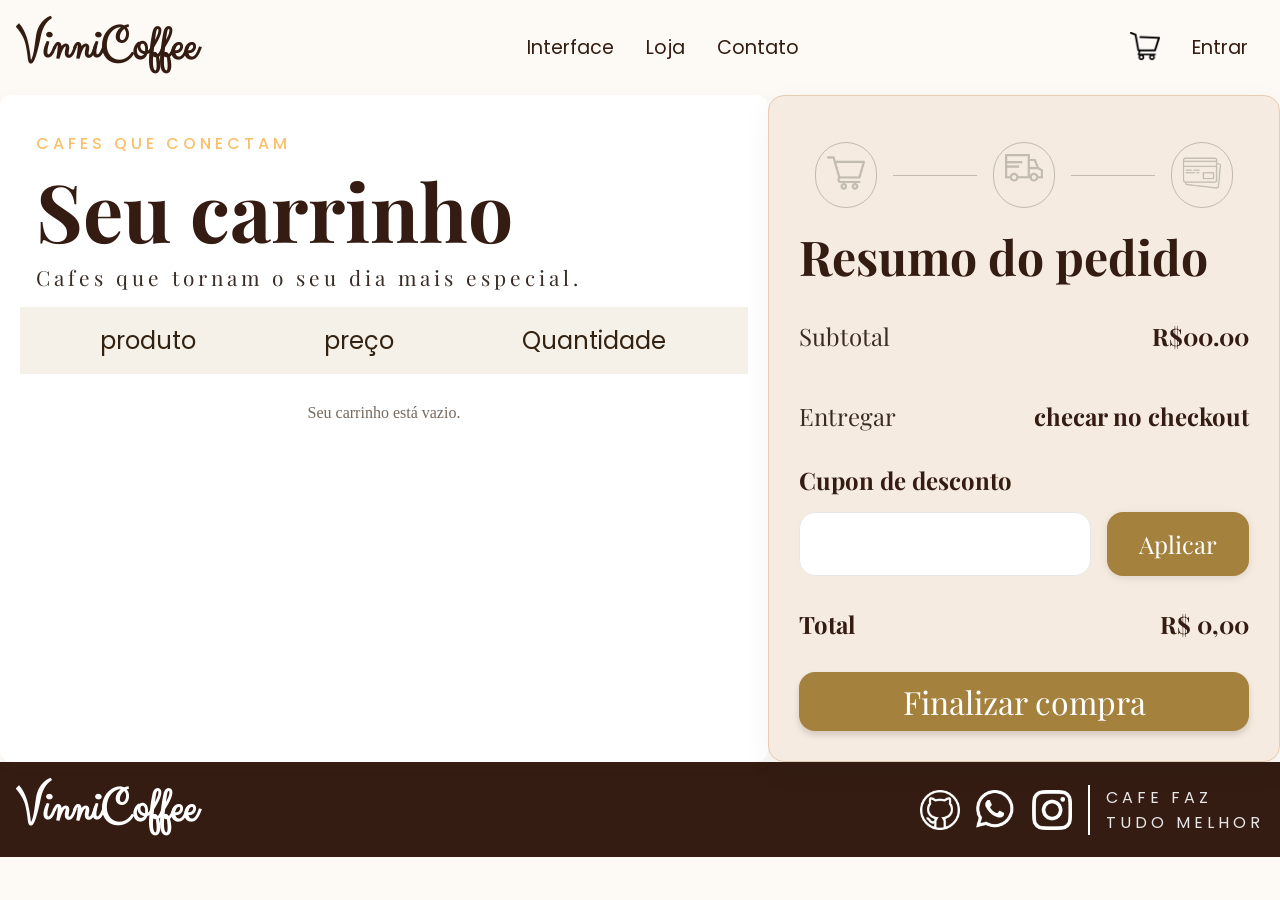
<file: carrinho/carrinho.html>
<!doctype html>
<html lang="pt-br">
  <head>
    <meta charset="UTF-8" />
    <meta name="viewport" content="width=device-width, initial-scale=1.0" />
    <title>Carrinho | VinniCoffee</title>
 <link rel="icon" href="../img/logo2.png" type="image/png" />
    <link rel="stylesheet" href="../carrinho/carrinho.css" />
    <link rel="preconnect" href="https://fonts.googleapis.com" />
    <link rel="preconnect" href="https://fonts.gstatic.com" crossorigin />
    <link
      href="https://fonts.googleapis.com/css2?family=Clicker+Script&family=Playfair+Display:ital,wght@0,400..900;1,400..900&family=Poppins:ital,wght@0,100;0,200;0,300;0,400;0,500;0,600;0,700;0,800;0,900;1,100;1,200;1,300;1,400;1,500;1,600;1,700;1,800;1,900&display=swap"
      rel="stylesheet"
    />
  </head>
  <body>
    <header>
      <div><h1 class="logo">VinniCoffee</h1></div>
      <div class="meio">
        <a href="../interface/interface.html">Interface</a><a href="../cartalago/catalago.html">Loja</a><a href="#footer">Contato</a>
      </div>
      <div class="fim">
        <a href="../carrinho/carrinho.html"><img src="../img/carrinho.png" alt="" /></a
        ><a class="entrar" href="../login/login.html">Entrar</a>
      </div>
    </header>
    <main>
      <div class="direita">
        <section class="primeira">
          <p>cafes que conectam</p>
          <h1>Seu carrinho</h1>
          <h2>Cafes que tornam o seu dia mais especial.</h2>
        </section>
        <section class="segunda">
          <h2>produto</h2>
          <div class="segun">
            <h2>preço</h2>
            <h2>Quantidade</h2>
            <h2>Total</h2>
          </div>
        </section>

      </div>
      <div class="esquerda">
       <div class="carros"><div></div><div class="carro"><img src="../img/carrinho-de-compras.png" alt=""></div><div></div> <hr> <div class="carro"><img src="../img/camiao.png" alt=""></div><hr><div class="carro" ><img src="../img/cartao-de-credito.png" alt=""></div></div>
       <h1>Resumo do pedido</h1>
       <div class="flex10"><p>Subtotal</p> <h2>R$00.00</h2></div>
       <div class="flex10"><p>Entregar</p> <h2>checar no checkout</h2></div>
       <h2>Cupon de desconto</h2>
       <div class="flex"><input type="text"><button class="aplica">Aplicar</button></div>
<div class="flex10">
    <h2>Total</h2>
    <h2 id="total-carrinho">R$ 0,00</h2>
</div>       <button class="finaliza" id="finalizarPedido" type="button">Finalizar compra</button>
      </div>
    </main>
    <footer id="footer">
      <div>
        <h1 class="logo">VinniCoffee</h1>
      </div>
      <div>
        <div class="flex5">
          <div class="flex4">
            <img src="../img/github.png" alt="" /><img
              src="../img/whatsapp.png"
              alt=""
            /><img src="../img/instagram.png" alt="" />
          </div>
          <hr />
          <h2>
            CAFE FAZ <br />
            TUDO MELHOR
          </h2>
        </div>
      </div>
    </footer>
    <script src="../carrinho/script.js"></script>
  </body>
</html>
</file>
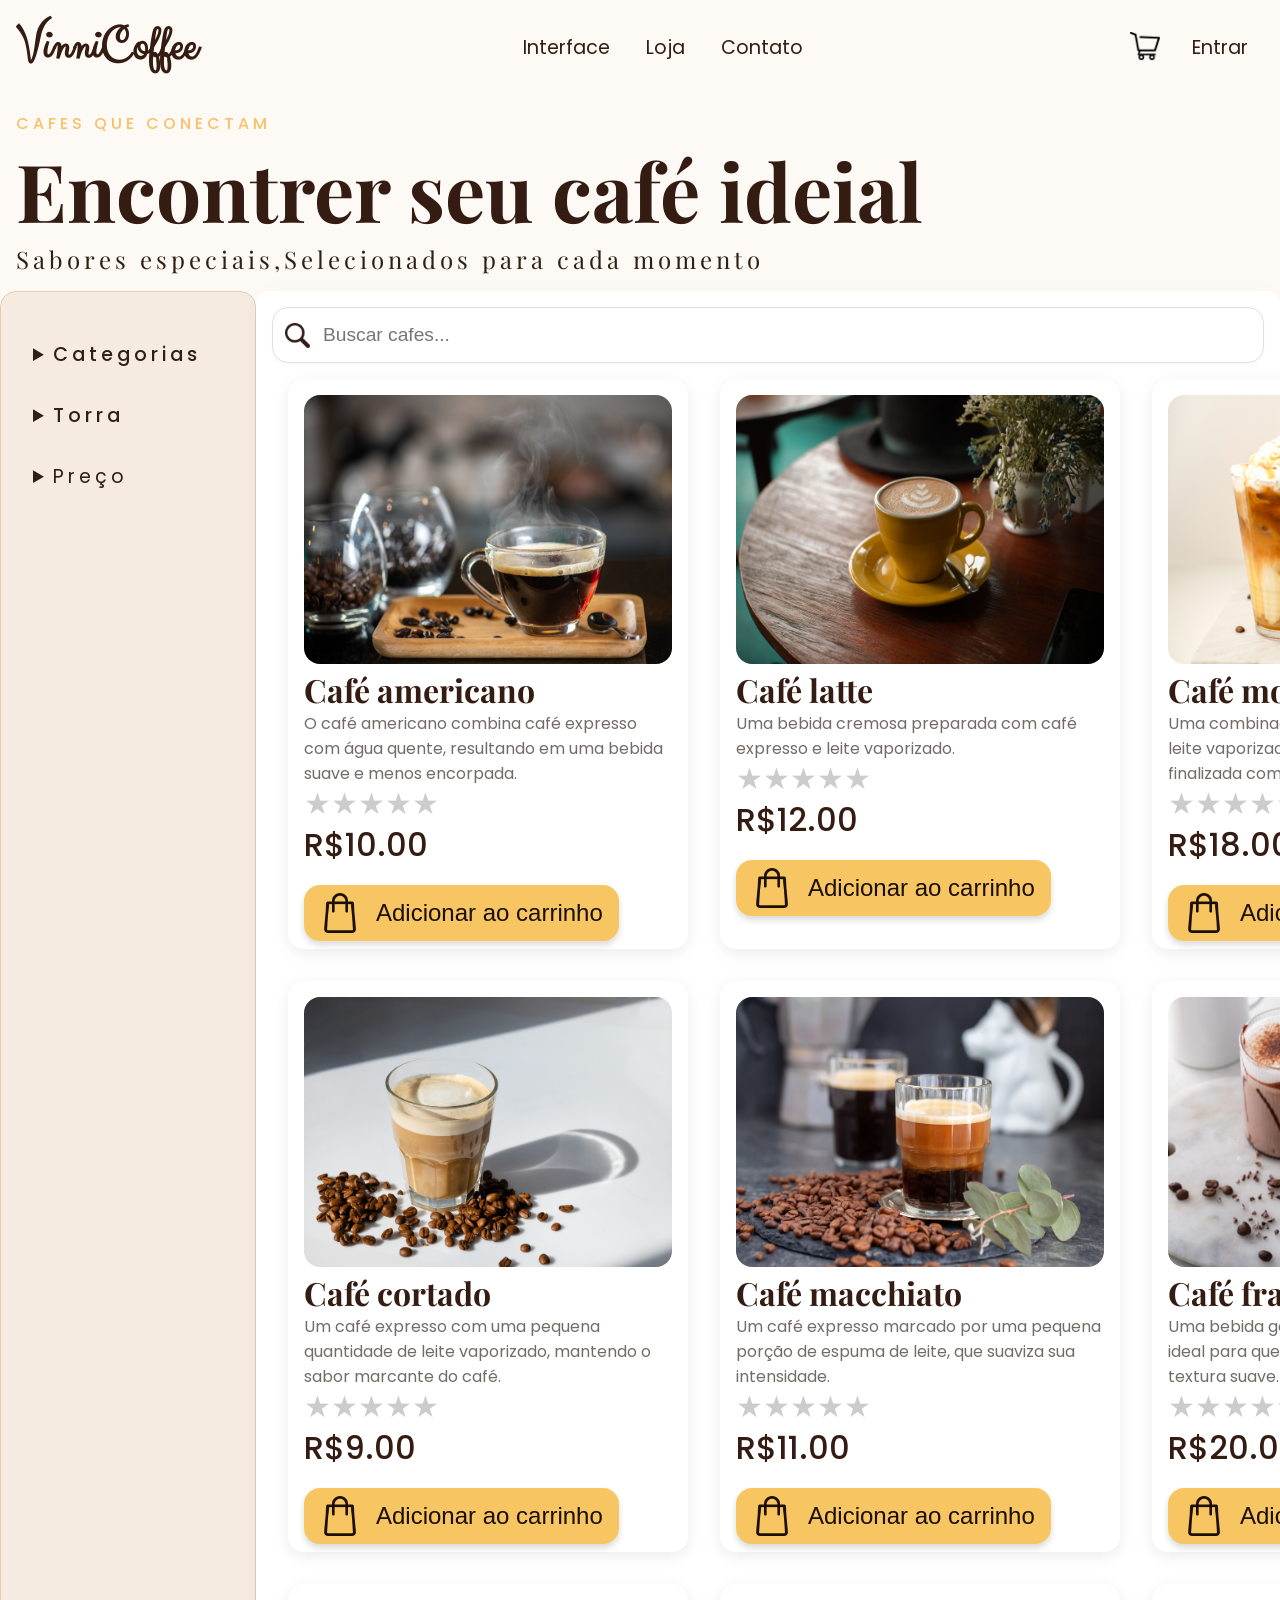
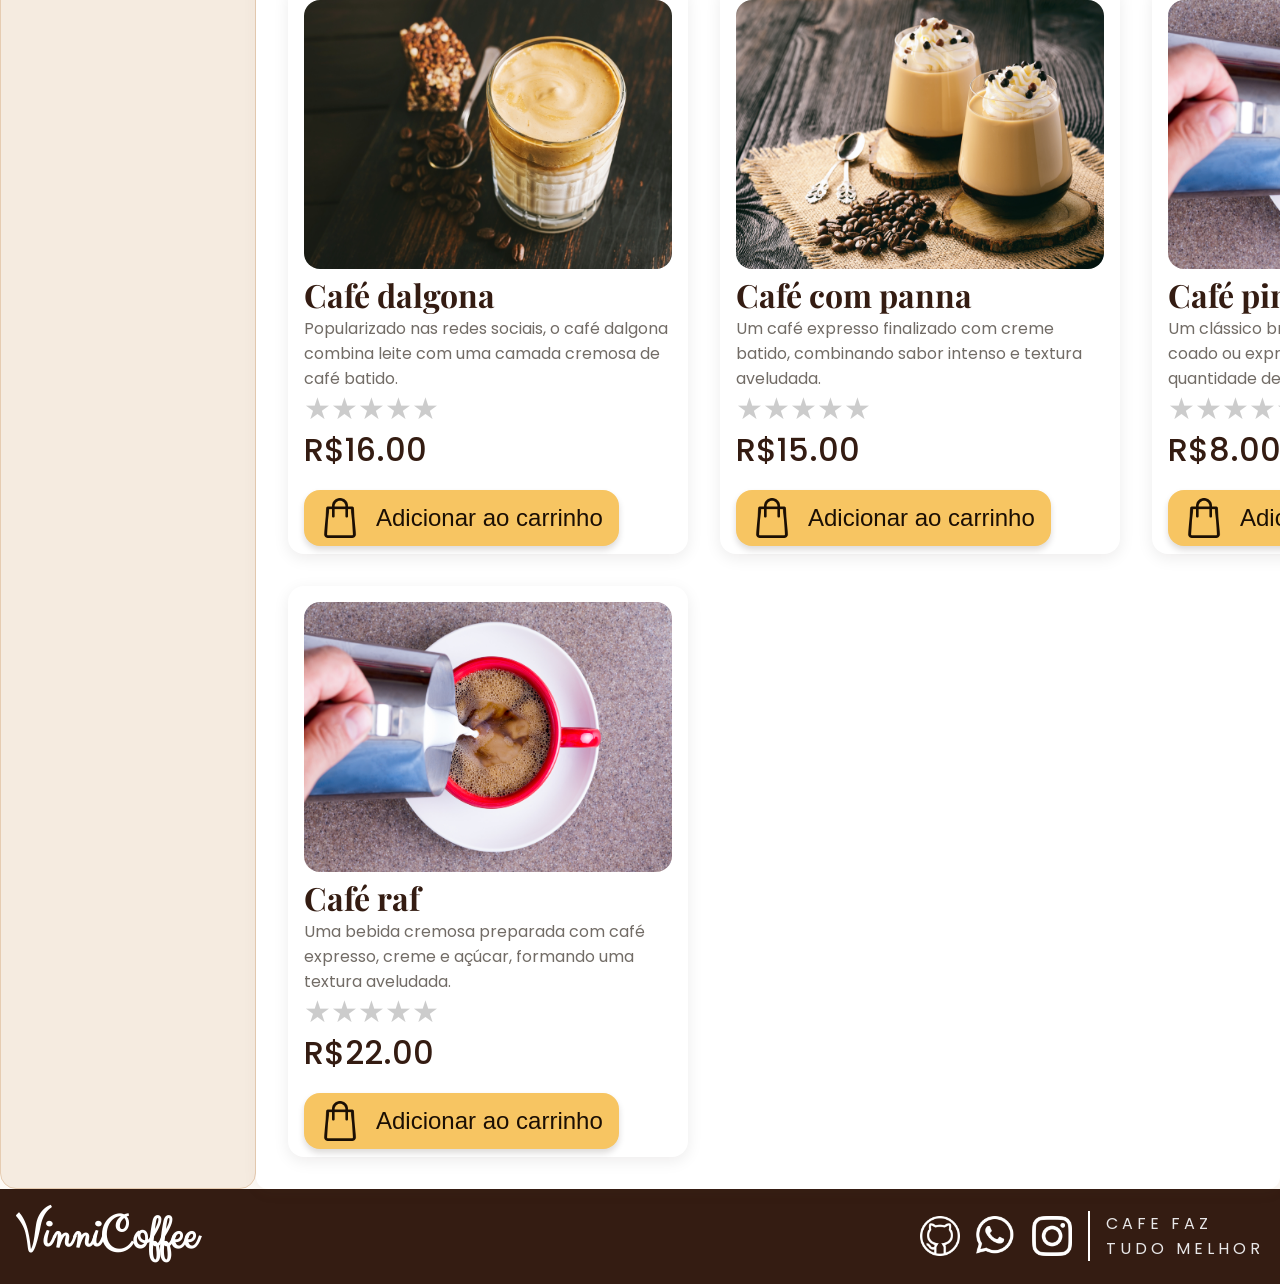
<file: cartalago/catalago.html>
<!doctype html>
<html lang="pt-br">
<head>
    <meta charset="UTF-8" />
    <meta name="viewport" content="width=device-width, initial-scale=1.0" />
    <title>Catálogo | VinniCoffee</title>

 <link rel="icon" href="../img/logo2.png" type="image/png" />
    <link rel="stylesheet" href="../cartalago/catalago.css" />

    <link rel="preconnect" href="https://fonts.googleapis.com" />
    <link rel="preconnect" href="https://fonts.gstatic.com" crossorigin />

    <link
        href="https://fonts.googleapis.com/css2?family=Clicker+Script&family=Playfair+Display:ital,wght@0,400..900;1,400..900&family=Poppins:ital,wght@0,100;0,200;0,300;0,400;0,500;0,600;0,700;0,800;0,900;1,100;1,200;1,300;1,400;1,500;1,600;1,700;1,800;1,900&display=swap"
        rel="stylesheet"
    />
</head>

<body>
    <header>
        <div>
            <h1 class="logo">VinniCoffee</h1>
        </div>

        <div class="meio">
            <a href="../interface/interface.html">Interface</a>
            <a href="../cartalago/catalago.html">Loja</a>
            <a href="#footer">Contato</a>
        </div>

        <div class="fim">
            <a href="../carrinho/carrinho.html">
                <img src="../img/carrinho.png" alt="">
            </a>

            <a class="entrar" href="../login/login.html">Entrar</a>
        </div>
    </header>

    <main>
        <section class="primeira">
            <p>cafes que conectam</p>
            <h1>Encontrer seu café ideial</h1>
            <h2>Sabores especiais,Selecionados para cada momento</h2>
        </section>

        <section class="segunda">
            <div class="esquerda">

                <!-- FILTRO DE CATEGORIAS -->
                <details class="topico">
                    <summary>Categorias</summary>

                    <div>
                        <label class="checkbox-container">
                            <input
                                type="checkbox"
                                data-filtro="categoria"
                                value="moidos"
                            />
                            <span class="custom-checkbox"></span>
                            <span class="lembre">Cafés moidos</span>
                        </label>
                    </div>

                    <div>
                        <label class="checkbox-container">
                            <input
                                type="checkbox"
                                data-filtro="categoria"
                                value="graos"
                            />
                            <span class="custom-checkbox"></span>
                            <span class="lembre">Cafés Grãos</span>
                        </label>
                    </div>

                    <div>
                        <label class="checkbox-container">
                            <input
                                type="checkbox"
                                data-filtro="categoria"
                                value="bebidas"
                            />
                            <span class="custom-checkbox"></span>
                            <span class="lembre">Bebidas</span>
                        </label>
                    </div>
                </details>

                <!-- FILTRO DE TORRA -->
                <details class="topico">
                    <summary>Torra</summary>

                    <div>
                        <label class="checkbox-container">
                            <input
                                type="checkbox"
                                data-filtro="torra"
                                value="clara"
                            />
                            <span class="custom-checkbox"></span>
                            <span class="lembre">Clara</span>
                        </label>
                    </div>

                    <div>
                        <label class="checkbox-container">
                            <input
                                type="checkbox"
                                data-filtro="torra"
                                value="media"
                            />
                            <span class="custom-checkbox"></span>
                            <span class="lembre">Media</span>
                        </label>
                    </div>

                    <div>
                        <label class="checkbox-container">
                            <input
                                type="checkbox"
                                data-filtro="torra"
                                value="escura"
                            />
                            <span class="custom-checkbox"></span>
                            <span class="lembre">Escura</span>
                        </label>
                    </div>
                </details>

                <!-- FILTRO DE PREÇO -->
                <details>
                    <summary class="topico">Preço</summary>

                    <div class="filtro-preco">
                        <label for="preco">Preço Máximo:</label>

                        <input
                            type="range"
                            id="preco"
                            name="preco"
                            min="0"
                            max="100"
                            value="50"
                            step="1"
                        />

                        <div class="valor-exibido">
                            R$ <span id="valor-atual">50</span>,00
                        </div>
                    </div>
                </details>

            </div>

            <div class="direita">

                <!-- CAMPO DE BUSCA -->
                <input
                    type="text"
                    id="busca"
                    placeholder="Buscar cafes..."
                />

                <div class="produtos">

                    <!-- PRODUTO 1 -->
                    <div
                        class="produto"
                        data-id="1"
                        data-categoria="moidos"
                        data-torra="media"
                        data-preco="10"
                    >
                        <img src="../img/1.jpg" alt="Café" />

                         <h1>Café americano</h1>
        <p>
            O café americano combina café expresso com água quente,
            resultando em uma bebida suave e menos encorpada.
        </p>

                        <div class="avaliacao-estrelas">
                            <input type="radio" id="estrela-5-1" name="nota-1" value="5">
                            <label for="estrela-5-1" title="Excelente">★</label>

                            <input type="radio" id="estrela-4-1" name="nota-1" value="4">
                            <label for="estrela-4-1" title="Muito bom">★</label>

                            <input type="radio" id="estrela-3-1" name="nota-1" value="3">
                            <label for="estrela-3-1" title="Bom">★</label>

                            <input type="radio" id="estrela-2-1" name="nota-1" value="2">
                            <label for="estrela-2-1" title="Regular">★</label>

                            <input type="radio" id="estrela-1-1" name="nota-1" value="1">
                            <label for="estrela-1-1" title="Ruim">★</label>
                        </div>

                        <h2>R$10.00</h2>

                        <button type="button"class="adicionar-carrinho">
                            <img src="../img/sacola-de-compras.png" alt="">
                            Adicionar ao carrinho
                        </button>
                    </div>

                    <!-- PRODUTO 2 -->
                    <div
                        class="produto"
                        data-id="2"
                        data-categoria="graos"
                        data-torra="clara"
                        data-preco="12"
                    >
                        <img src="../img/2.jpg" alt="Café" />

                       <h1>Café latte</h1>
        <p>
            Uma bebida cremosa preparada com café expresso
            e leite vaporizado.
        </p>

                        <div class="avaliacao-estrelas">
                            <input type="radio" id="estrela-5-2" name="nota-2" value="5">
                            <label for="estrela-5-2" title="Excelente">★</label>

                            <input type="radio" id="estrela-4-2" name="nota-2" value="4">
                            <label for="estrela-4-2" title="Muito bom">★</label>

                            <input type="radio" id="estrela-3-2" name="nota-2" value="3">
                            <label for="estrela-3-2" title="Bom">★</label>

                            <input type="radio" id="estrela-2-2" name="nota-2" value="2">
                            <label for="estrela-2-2" title="Regular">★</label>

                            <input type="radio" id="estrela-1-2" name="nota-2" value="1">
                            <label for="estrela-1-2" title="Ruim">★</label>
                        </div>

                        <h2>R$12.00</h2>

                        <button type="button"class="adicionar-carrinho">
                            <img src="../img/sacola-de-compras.png" alt="">
                            Adicionar ao carrinho
                        </button>
                    </div>

                    <!-- PRODUTO 3 -->
                    <div
                        class="produto"
                        data-id="3"
                        data-categoria="bebidas"
                        data-torra="media"
                        data-preco="18"
                    >
                        <img src="../img/3.jpg" alt="Bebida" />

                       <h1>Café mocha</h1>
        <p>
            Uma combinação deliciosa de café expresso, leite vaporizado
            e chocolate, geralmente finalizada com chantilly.
        </p>

                        <div class="avaliacao-estrelas">
                            <input type="radio" id="estrela-5-3" name="nota-3" value="5">
                            <label for="estrela-5-3" title="Excelente">★</label>

                            <input type="radio" id="estrela-4-3" name="nota-3" value="4">
                            <label for="estrela-4-3" title="Muito bom">★</label>

                            <input type="radio" id="estrela-3-3" name="nota-3" value="3">
                            <label for="estrela-3-3" title="Bom">★</label>

                            <input type="radio" id="estrela-2-3" name="nota-3" value="2">
                            <label for="estrela-2-3" title="Regular">★</label>

                            <input type="radio" id="estrela-1-3" name="nota-3" value="1">
                            <label for="estrela-1-3" title="Ruim">★</label>
                        </div>

                        <h2>R$18.00</h2>

                        <button type="button"class="adicionar-carrinho">
                            <img src="../img/sacola-de-compras.png" alt="">
                            Adicionar ao carrinho
                        </button>
                    </div>

                    <!-- PRODUTO 4 -->
                    <div
                        class="produto"
                        data-id="4"
                        data-categoria="moidos"
                        data-torra="escura"
                        data-preco="9"
                    >
                        <img src="../img/4.jpg" alt="Café" />

                         <h1>Café cortado</h1>
        <p>
            Um café expresso com uma pequena quantidade de leite
            vaporizado, mantendo o sabor marcante do café.
        </p>

                        <div class="avaliacao-estrelas">
                            <input type="radio" id="estrela-5-4" name="nota-4" value="5">
                            <label for="estrela-5-4" title="Excelente">★</label>

                            <input type="radio" id="estrela-4-4" name="nota-4" value="4">
                            <label for="estrela-4-4" title="Muito bom">★</label>

                            <input type="radio" id="estrela-3-4" name="nota-4" value="3">
                            <label for="estrela-3-4" title="Bom">★</label>

                            <input type="radio" id="estrela-2-4" name="nota-4" value="2">
                            <label for="estrela-2-4" title="Regular">★</label>

                            <input type="radio" id="estrela-1-4" name="nota-4" value="1">
                            <label for="estrela-1-4" title="Ruim">★</label>
                        </div>

                        <h2>R$9.00</h2>

                        <button type="button"class="adicionar-carrinho">
                            <img src="../img/sacola-de-compras.png" alt="">
                            Adicionar ao carrinho
                        </button>
                    </div>

                    <!-- PRODUTO 5 -->
                    <div
                        class="produto"
                        data-id="5"
                        data-categoria="graos"
                        data-torra="escura"
                        data-preco="11"
                    >
                        <img src="../img/5.jpg" alt="Café" />

                        <h1>Café macchiato</h1>
        <p>
            Um café expresso marcado por uma pequena porção de
            espuma de leite, que suaviza sua intensidade.
        </p>

                        <div class="avaliacao-estrelas">
                            <input type="radio" id="estrela-5-5" name="nota-5" value="5">
                            <label for="estrela-5-5" title="Excelente">★</label>

                            <input type="radio" id="estrela-4-5" name="nota-5" value="4">
                            <label for="estrela-4-5" title="Muito bom">★</label>

                            <input type="radio" id="estrela-3-5" name="nota-5" value="3">
                            <label for="estrela-3-5" title="Bom">★</label>

                            <input type="radio" id="estrela-2-5" name="nota-5" value="2">
                            <label for="estrela-2-5" title="Regular">★</label>

                            <input type="radio" id="estrela-1-5" name="nota-5" value="1">
                            <label for="estrela-1-5" title="Ruim">★</label>
                        </div>

                        <h2>R$11.00</h2>

                        <button type="button"class="adicionar-carrinho">
                            <img src="../img/sacola-de-compras.png" alt="">
                            Adicionar ao carrinho
                        </button>
                    </div>

                    <!-- PRODUTO 6 -->
                    <div
                        class="produto"
                        data-id="6"
                        data-categoria="bebidas"
                        data-torra="clara"
                        data-preco="20"
                    >
                        <img src="../img/6.jpg" alt="Bebida" />

                       <h1>Café frappé</h1>
        <p>
            Uma bebida gelada, cremosa e refrescante, ideal para
            quem gosta de café com uma textura suave.
        </p>

                        <div class="avaliacao-estrelas">
                            <input type="radio" id="estrela-5-6" name="nota-6" value="5">
                            <label for="estrela-5-6" title="Excelente">★</label>

                            <input type="radio" id="estrela-4-6" name="nota-6" value="4">
                            <label for="estrela-4-6" title="Muito bom">★</label>

                            <input type="radio" id="estrela-3-6" name="nota-6" value="3">
                            <label for="estrela-3-6" title="Bom">★</label>

                            <input type="radio" id="estrela-2-6" name="nota-6" value="2">
                            <label for="estrela-2-6" title="Regular">★</label>

                            <input type="radio" id="estrela-1-6" name="nota-6" value="1">
                            <label for="estrela-1-6" title="Ruim">★</label>
                        </div>

                        <h2>R$20.00</h2>

                        <button type="button"class="adicionar-carrinho">
                            <img src="../img/sacola-de-compras.png" alt="">
                            Adicionar ao carrinho
                        </button>
                    </div>
                     <div
                        class="produto"
                        data-id="7"
                        data-categoria="bebidas"
                        data-torra="media"
                        data-preco="16"
                    >
                        <img src="../img/7.jpg" alt="Bebida" />

             <h1>Café dalgona</h1>
        <p>
            Popularizado nas redes sociais, o café dalgona combina
            leite com uma camada cremosa de café batido.
        </p>

                        <div class="avaliacao-estrelas">
                            <input type="radio" id="estrela-5-6" name="nota-6" value="5">
                            <label for="estrela-5-6" title="Excelente">★</label>

                            <input type="radio" id="estrela-4-6" name="nota-6" value="4">
                            <label for="estrela-4-6" title="Muito bom">★</label>

                            <input type="radio" id="estrela-3-6" name="nota-6" value="3">
                            <label for="estrela-3-6" title="Bom">★</label>

                            <input type="radio" id="estrela-2-6" name="nota-6" value="2">
                            <label for="estrela-2-6" title="Regular">★</label>

                            <input type="radio" id="estrela-1-6" name="nota-6" value="1">
                            <label for="estrela-1-6" title="Ruim">★</label>
                        </div>

                        <h2>R$16.00</h2>

                        <button type="button"class="adicionar-carrinho">
                            <img src="../img/sacola-de-compras.png" alt="">
                            Adicionar ao carrinho
                        </button>
                    </div>
                     <div
                        class="produto"
                        data-id="8"
                        data-categoria="bebidas"
                        data-torra="clara"
                        data-preco="15"
                    >
                        <img src="../img/8.jpg" alt="Bebida" />
 <h1>Café com panna</h1>
        <p>
            Um café expresso finalizado com creme batido,
            combinando sabor intenso e textura aveludada.
        </p>

                        <div class="avaliacao-estrelas">
                            <input type="radio" id="estrela-5-6" name="nota-6" value="5">
                            <label for="estrela-5-6" title="Excelente">★</label>

                            <input type="radio" id="estrela-4-6" name="nota-6" value="4">
                            <label for="estrela-4-6" title="Muito bom">★</label>

                            <input type="radio" id="estrela-3-6" name="nota-6" value="3">
                            <label for="estrela-3-6" title="Bom">★</label>

                            <input type="radio" id="estrela-2-6" name="nota-6" value="2">
                            <label for="estrela-2-6" title="Regular">★</label>

                            <input type="radio" id="estrela-1-6" name="nota-6" value="1">
                            <label for="estrela-1-6" title="Ruim">★</label>
                        </div>

                        <h2>R$15.00</h2>

                        <button type="button"class="adicionar-carrinho">
                            <img src="../img/sacola-de-compras.png" alt="">
                            Adicionar ao carrinho
                        </button>
                    </div>
                     <div
                        class="produto"
                        data-id="9"
                        data-categoria="bebidas"
                        data-torra="escura"
                        data-preco="8"
                    >
                        <img src="../img/9.jpg" alt="Bebida" />

                        <h1>Café pingado</h1>
        <p>
            Um clássico brasileiro que combina café coado
            ou expresso com uma pequena quantidade de leite.
        </p>

                        <div class="avaliacao-estrelas">
                            <input type="radio" id="estrela-5-6" name="nota-6" value="5">
                            <label for="estrela-5-6" title="Excelente">★</label>

                            <input type="radio" id="estrela-4-6" name="nota-6" value="4">
                            <label for="estrela-4-6" title="Muito bom">★</label>

                            <input type="radio" id="estrela-3-6" name="nota-6" value="3">
                            <label for="estrela-3-6" title="Bom">★</label>

                            <input type="radio" id="estrela-2-6" name="nota-6" value="2">
                            <label for="estrela-2-6" title="Regular">★</label>

                            <input type="radio" id="estrela-1-6" name="nota-6" value="1">
                            <label for="estrela-1-6" title="Ruim">★</label>
                        </div>

                        <h2>R$8.00</h2>

                        <button type="button"class="adicionar-carrinho">
                            <img src="../img/sacola-de-compras.png" alt="">
                            Adicionar ao carrinho
                        </button>
                    </div>
                    <div
                        class="produto"
                        data-id="10"
                        data-categoria="bebidas"
                        data-torra="clara"
                        data-preco="22"
                    >
                        <img src="../img/9.jpg" alt="Bebida" />

                       <h1>Café raf</h1>
        <p>
            Uma bebida cremosa preparada com café expresso,
            creme e açúcar, formando uma textura aveludada.
        </p>

                        <div class="avaliacao-estrelas">
                            <input type="radio" id="estrela-5-6" name="nota-6" value="5">
                            <label for="estrela-5-6" title="Excelente">★</label>

                            <input type="radio" id="estrela-4-6" name="nota-6" value="4">
                            <label for="estrela-4-6" title="Muito bom">★</label>

                            <input type="radio" id="estrela-3-6" name="nota-6" value="3">
                            <label for="estrela-3-6" title="Bom">★</label>

                            <input type="radio" id="estrela-2-6" name="nota-6" value="2">
                            <label for="estrela-2-6" title="Regular">★</label>

                            <input type="radio" id="estrela-1-6" name="nota-6" value="1">
                            <label for="estrela-1-6" title="Ruim">★</label>
                        </div>

                        <h2>R$22.00</h2>

                        <button type="button"class="adicionar-carrinho">
                            <img src="../img/sacola-de-compras.png" alt="">
                            Adicionar ao carrinho
                        </button>
                    </div>

                </div>
            </div>
        </section>
    </main>

    <footer id="footer">
        <div>
            <h1 class="logo">VinniCoffee</h1>
        </div>

        <div>
            <div class="flex5">
                <div class="flex4">
                    <img src="../img/github.png" alt="">
                    <img src="../img/whatsapp.png" alt="">
                    <img src="../img/instagram.png" alt="">
                </div>

                <hr />

                <h2>
                    CAFE FAZ <br />
                    TUDO MELHOR
                </h2>
            </div>
        </div>
    </footer>

    <script src="../cartalago/catalogo.js"></script>
</body>
</html>
</file>
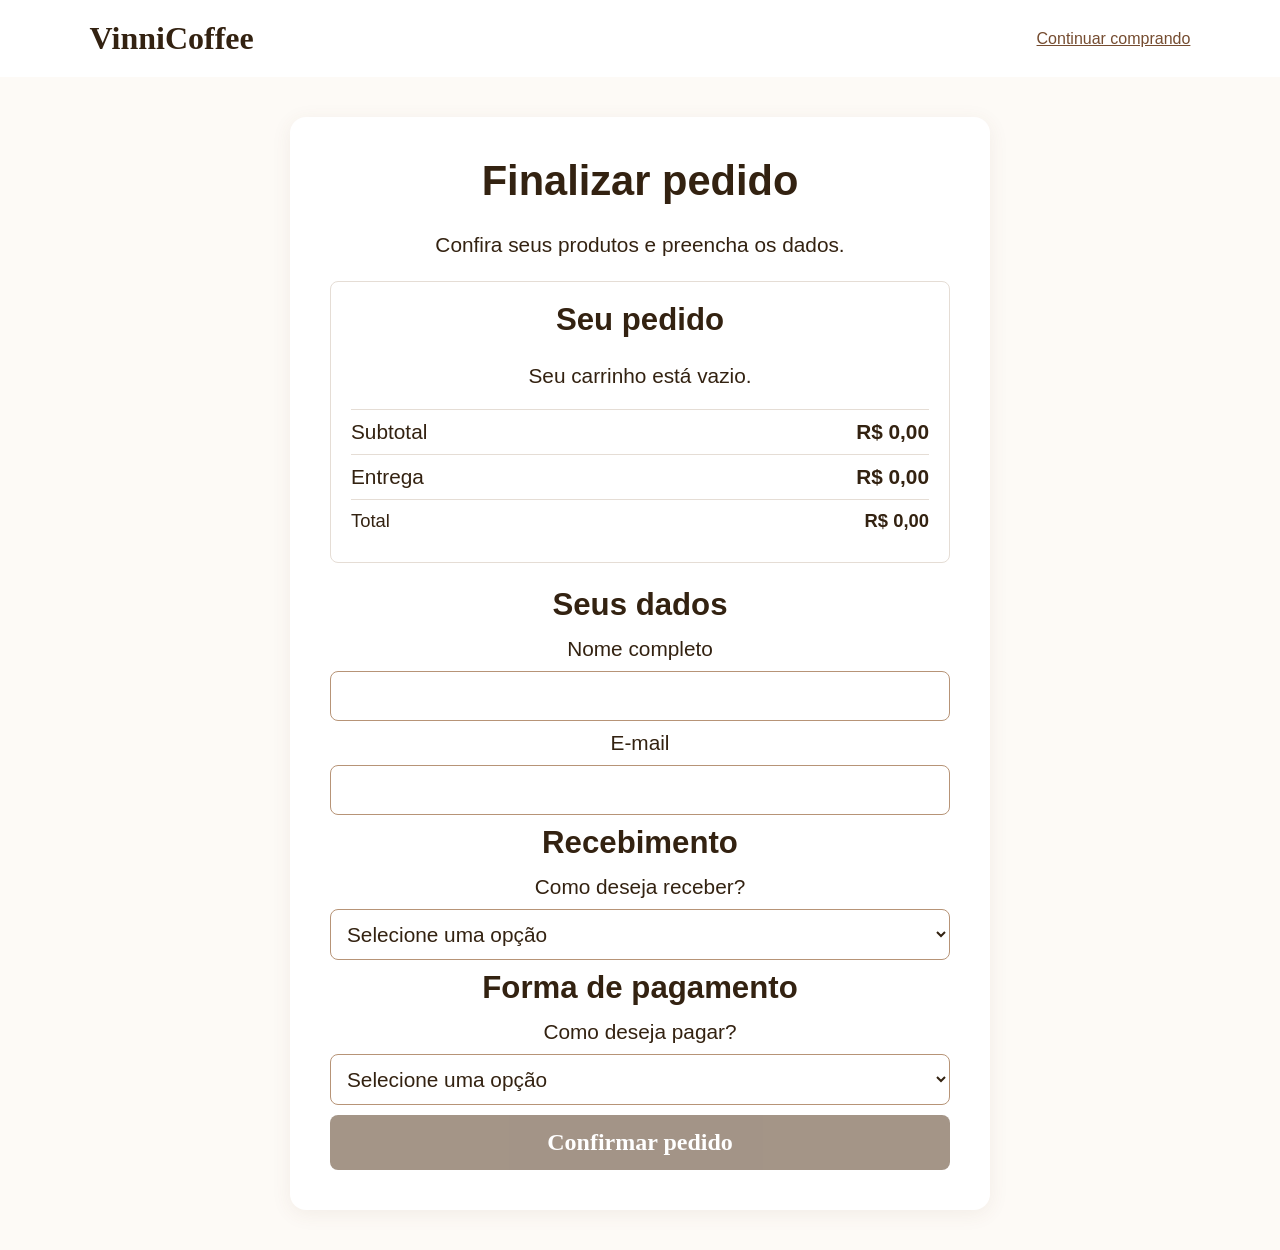
<file: checkout/checkout.html>
<!doctype html>
<html lang="pt-br">
<head>
    <meta charset="UTF-8">
    <meta name="viewport" content="width=device-width, initial-scale=1.0">
    <title>Finalizar pedido | VinniCoffee</title>
 <link rel="icon" href="../img/logo2.png" type="image/png" />
    <link rel="stylesheet" href="./checkout.css">
</head>
<body>
    <header>
        <h1 class="logo">VinniCoffee</h1>
        <a href="../cartalago/catalago.html">Continuar comprando</a>
    </header>

    <main class="checkout" id="checkout-conteudo">
        <h1>Finalizar pedido</h1>
        <p>Confira seus produtos e preencha os dados.</p>

        <section class="resumo">
            <h2>Seu pedido</h2>
            <div id="resumo-produtos"></div>

            <div class="linha">
                <span>Subtotal</span>
                <strong id="subtotal">R$ 0,00</strong>
            </div>

            <div class="linha">
                <span>Entrega</span>
                <strong id="frete">R$ 0,00</strong>
            </div>

            <div class="linha total">
                <span>Total</span>
                <strong id="total">R$ 0,00</strong>
            </div>
        </section>

        <form id="form-checkout">
            <h2>Seus dados</h2>

            <label for="nome">Nome completo</label>
            <input type="text" id="nome" name="nome" required>

            <label for="email">E-mail</label>
            <input type="email" id="email" name="email" required>

            <h2>Recebimento</h2>

            <label for="tipoEntrega">Como deseja receber?</label>
            <select id="tipoEntrega" name="tipoEntrega" required>
                <option value="">Selecione uma opção</option>
                <option value="retirada">Retirar no local — grátis</option>
                <option value="entrega">Receber em casa</option>
            </select>

            <div id="campo-endereco" hidden>
                <label for="endereco">Endereço de entrega</label>
                <input
                    type="text"
                    id="endereco"
                    name="endereco"
                    placeholder="Rua, número, bairro e cidade"
                >
            </div>

            <h2>Forma de pagamento</h2>

            <label for="pagamento">Como deseja pagar?</label>
            <select id="pagamento" name="pagamento" required>
                <option value="">Selecione uma opção</option>
                <option value="pix">Pix</option>
                <option value="cartao">Cartão no recebimento</option>
                <option value="dinheiro">Dinheiro no recebimento</option>
            </select>

            <button type="submit" id="confirmar-pedido">
                Confirmar pedido
            </button>
        </form>
    </main>

    <script src="./checkout.js"></script>
</body>
</html>
</file>
<file: carrinho/carrinho.css>
* {
  box-sizing: border-box;
  margin: 0;
  padding: 0;
}
html {
  scroll-behavior: smooth;
}

header {
  display: flex;
  padding: 1rem;
  width: 100%;
  color: #341c12;
  justify-content: space-between;
  align-items: center;
}

.logo {
  font-family: "Clicker Script", cursive;
  font-size: 3rem;
  font-weight: 700;
}
.meio {
  gap: 1rem;
  a {
    display: inline-block;
    margin: 0 1rem;
    font-family: "poppins";
    text-decoration: none;
    font-size: 1.2rem;
    color: #341c12;
    transition: all 0.3s ease;
  }
  a:hover {
    transform: translateY(-5px) scale(1.1);
  }
}
.fim {
    display: inline-flex;
    align-items: center;
    gap: 1rem;
    justify-content: center;
    img{
      cursor: pointer;
        width: 30px;
      
        transition: all 0.3s ease;
    }
    img:hover{
        transform: translateY(-5px) scale(1.1);
    }
}
.entrar {
  display: inline-block;
  margin: 0 1rem;
  font-size: 1.2rem;
  font-family: "poppins";
  text-decoration: none;
  color: #341c12;
  transition: all 0.3s ease;
}
.entrar:hover {
    transform: translateY(-5px) scale(1.1);
  }

.primeira {
  padding: 1rem;
  p {
    text-transform: uppercase;
    font-family: "poppins";
    font-weight: 500;
    letter-spacing: 4px;
    color: #f9c06a;
  }
  h1 {
    color: #341c12;
    font-family: "Playfair Display";
    font-size: 5rem;
  }
  h2 {
    font-family: "Playfair Display";
    font-weight: 400;
    font-size: 1.3rem;
    letter-spacing: 4px;
    color: #392b25;
  }
}
main {
    display: flex;
}

   body{
      background-color: #fdfaf6; /* Tom off-white/creme caloroso */
    color: #332211; /* Garante que os textos fiquem em um marrom bem escuro, quase preto */
   }

.direita{
    width: 60%;
        background-color: #ffffff; /* Mantém os produtos no branco para dar contraste */
    border-radius: 12px;
    padding: 20px;
    box-shadow: 0 4px 15px rgba(111, 78, 55, 0.05); /* Sombra bem leve com tom de café */
} 
.segunda {
    padding: 1rem;
    display: flex;
    font-family: "poppins";
    font-size: 1rem;
    
    background-color: #f5f1e9;
    justify-content: space-between;
    h2{
        font-weight: 400;
        margin: 0rem 4rem;
    }
}
.segun {
    display: flex;
  
}

.seletor-quantidade {
  display: inline-flex;
  align-items: center;
  justify-content: center;
  width: 30%;
  height: 30%;
  background-color: #f5f5f5; /* Fundo cinza claro para o conjunto */
  border-radius: 50px; /* Deixa o container arredondado */
  padding: 4px;
  border: 1px solid #e0e0e0;
}

.seletor-quantidade button {
  width: 32px;
  height: 32px;
  background-color: #ffffff;
  color: #1b0f04; /* O marrom escuro da sua marca */
  border: none;
  border-radius: 50%; /* Botões perfeitamente redondos */
  font-size: 1.2rem;
  font-weight: bold;
  cursor: pointer;
  display: flex;
  align-items: center;
  justify-content: center;
  transition: background 0.2s ease;
  box-shadow: 0 2px 4px rgba(0, 0, 0, 0.05); /* Sombra bem leve */
}

/* Efeito ao passar o mouse nos botões de + e - */
.seletor-quantidade button:hover {
  background-color: #f7c562; /* Fica amarelo igual ao seu botão principal */
}

/* Estilização do número no meio */
.seletor-quantidade input[type="number"] {
  width: 40px;
  text-align: center;
  background: none;
  border: none;
  font-size: 1.1rem;
  font-weight: bold;
  color: #1b0f04;
  outline: none;
  /* Esconde as setinhas padrão do navegador */
  -moz-appearance: textfield;
}

.seletor-quantidade input::-webkit-outer-spin-button,
.seletor-quantidade input::-webkit-inner-spin-button {
  -webkit-appearance: none;
  margin: 0;
}



.produto {
    padding: 1rem;
    display: flex;
    margin: 1rem auto;
    justify-content: space-between;
    img {
        border-radius: 1rem;
    }
    h1{
        color: #341c12;
        font-family: "Playfair Display";

    }
    p{
        color: #392b25;
        font-family: "poppins";
        font-size: 1.1rem;

    }
}
.flex {
    display: flex;
    gap: 1rem;

}
.lixo {
    height: 20%;
    background: none;
    display: inline-block;
    border: none;
    transition: all 0.3s ease;
    img{
        width: 40px;
        display: inline-block;
         transition: all 0.3s ease;
    }
}
.lixo:hover img {
    transform: scale(1.1) translateY(-5px);
}
.flex2 {
    width: 50%;
    gap: 5rem;
    display: flex;
 
}
.carros {
    display: flex;
    justify-content: space-around;
    align-items: center;

    hr{
        width: 100%;
        height: 1px;
        background-color: #c1bbb1;
        border: none;
       color: #a5813e;
    }
}
.carro { margin: 1rem; border-radius: 2rem; border: 1px solid #c1bbb1;
    img {
   
        width: 60px;
       
        padding: 0.7rem; 
       
    }
}
.flex10 {
    display: flex;
    justify-content: space-between;
    align-items: center;
    margin: 1rem auto;
  p{
    font-size: 2rem;
     color: #392b25;
    font-family: "Playfair Display";
    font-size: 1.5rem;
  }
  h2{
      color: #341c12;
      font-size: 1.5rem;
    font-family: "Playfair Display";
  }
}
.aplica {
    padding: 1rem 2rem;
    font-size: 1.5rem;
    background-color: #a5813e;
    border: none;
    color: white;
    box-shadow: 0 2px 8px rgba(0, 0, 0, 0.1);
     font-family: "Playfair Display";
     border-radius: 1rem;
     transition: all 0.3s ease;
}
.aplica:hover {
        transform: scale(1.05) translateY(-5px);
        background-color: #7e6435;
    }
.esquerda {
    width: 40%;
    border-radius: 1rem;
     box-shadow: 0 10px 30px rgba(27, 15, 4, 0.05); 
    padding: 3rem;
    background-color: #f5ebe0; /* Um bege ligeiramente mais escuro que o fundo */
    border: 1px solid #e6ccb2; /* Borda sutil para dar acabamento */
    border-radius: 16px;
    padding: 30px;
    gap: 2rem;
    input{
        width:80%;
        border-radius: 1rem;
         font-size: 1.5rem;
          border: #e8e7e8 solid 1px;
        padding: 0.5rem 1rem;
    }
 h2{
      color: #341c12;
     margin: 1rem 0;
    font-family: "Playfair Display";
  }
    h1{
    color: #341c12;
    font-family: "Playfair Display";
    font-size: 3rem;
  }
    }
    .finaliza{
        width: 100%;
        padding: 0.5rem ;
         font-family: "Playfair Display";
         background-color: #a5813e;
         border-radius: 1rem;
         border: none;
         color: white;
         box-shadow: 0 4px 6px rgba(27, 15, 4, 0.15);
        font-size: 2rem;
        transition: all 0.3s ease;
    }
    .finaliza:hover {
        transform: scale(1.05) translateY(-5px);
        background-color: #7e6435;
        box-shadow: 0 8px 16px rgba(27, 15, 4, 0.25);
    }

footer {
  display: flex;
  padding: 1rem;
  background-color: #341c12;
  width: 100%;
  color: white;
  justify-content: space-between;
  align-items: center;
}
.flex4 {
  display: flex;
  gap: 1rem;
  img {
    height: 40px;
    transition: all 0.3s ease;
  }
  img:hover {
    transform: translateY(-5px) scale(1.1);
  }
}
.flex5 {
  gap: 1rem;
  display: flex;
  align-items: center;
  h2 {
    color: #e8e7e8;
    font-family: "poppins";
    letter-spacing: 4px;
    font-weight: 400;
    font-size: 1rem;
  }
  hr {
    width: 2px;
    height: 50px;
    border: none;
    background-color: white;
    margin: 0;
    flex-shrink: 0;
  }
}

/* Produtos carregados dinamicamente no carrinho */
.direita > .produto {
    display: flex;
    align-items: center;
    justify-content: space-between;
    gap: 24px;
    width: 100%;
    box-sizing: border-box;
    padding: 20px 0;
    border-bottom: 1px solid #ded6ce;
}

/* Imagem e informações do produto */
.direita > .produto > .flex {
    display: flex;
    align-items: center;
    gap: 16px;
    flex: 1;
    min-width: 0;
}

.direita > .produto > .flex > img {
    width: 100px;
    height: 100px;
    object-fit: cover;
    border-radius: 8px;
    flex-shrink: 0;
}

.direita > .produto > .flex > div {
    min-width: 0;
}

.direita > .produto > .flex h1 {
    margin: 5px 0;
}

.direita > .produto > .flex p {
    margin: 5px 0;
    overflow-wrap: anywhere;
}

/* Preço, quantidade e total */
.direita > .produto > .flex2 {
    display: flex;
    align-items: center;
    justify-content: space-between;
    gap: 20px;
}

.direita > .produto > .flex2 > h1 {
    margin: 0;
    white-space: nowrap;
}

/* Seletor de quantidade */
.seletor-quantidade {
    display: flex;
    align-items: center;
    justify-content: center;
    gap: 10px;
    flex-shrink: 0;
}

.seletor-quantidade button {
    display: flex;
    align-items: center;
    justify-content: center;
    width: 32px;
    height: 32px;
    border: 1px solid #c8b8a8;
    border-radius: 6px;
    background: transparent;
    color: inherit;
    font-size: 20px;
    cursor: pointer;
}

.seletor-quantidade input {
    width: 35px;
    padding: 5px 0;
    border: none;
    background: transparent;
    color: inherit;
    font: inherit;
    text-align: center;
}

/* Total individual e botão de remover */
.direita > .produto > .flex2 > .flex {
    display: flex;
    align-items: center;
    gap: 12px;
}

.direita > .produto > .flex2 > .flex h1 {
    margin: 0;
    white-space: nowrap;
}

button.lixo {
    display: flex;
    align-items: center;
    justify-content: center;
    border: none;
    background: transparent;
    cursor: pointer;
}

button.lixo img {
    width: 22px;
    height: 22px;
    object-fit: contain;
}

/* Mensagem para carrinho vazio */
.carrinho-vazio {
    padding: 30px 0;
    text-align: center;
    color: #76685c;
    font-size: 16px;
}

/* Adaptação para telas menores */
@media (max-width: 800px) {
    .direita > .produto {
        flex-direction: column;
        align-items: stretch;
        gap: 20px;
    }

    .direita > .produto > .flex2 {
        flex-wrap: wrap;
        gap: 15px;
    }

    .direita > .produto > .flex2 > .flex {
        margin-left: auto;
    }
}

@media (max-width: 480px) {
    .direita > .produto > .flex > img {
        width: 75px;
        height: 75px;
    }

    .direita > .produto > .flex2 {
        justify-content: space-between;
        gap: 12px;
    }

    .direita > .produto > .flex2 > h1 {
        font-size: 16px;
    }

    .seletor-quantidade {
        gap: 5px;
    }

    .seletor-quantidade button {
        width: 28px;
        height: 28px;
    }
}
</file>
<file: cartalago/catalago.css>
* {
  box-sizing: border-box;
  margin: 0;
  padding: 0;
}
html {
  scroll-behavior: smooth;
}
body{
   background-color: #fdfaf6; /* Tom off-white/creme caloroso */
    color: #332211; /* Garante que os textos fiquem em um marrom bem escuro, quase preto */
}
header {
  display: flex;
  padding: 1rem;
  width: 100%;
  color: #341c12;
  justify-content: space-between;
  align-items: center;
}

.logo {
  font-family: "Clicker Script", cursive;
  font-size: 3rem;
  font-weight: 700;
}
.meio {
  gap: 1rem;
  a {
    display: inline-block;
    margin: 0 1rem;
    font-family: "poppins";
    text-decoration: none;
    font-size: 1.2rem;
    color: #341c12;
    transition: all 0.3s ease;
  }
  a:hover {
    transform: translateY(-5px) scale(1.1);
  }
}
.fim {
    display: inline-flex;
    align-items: center;
    gap: 1rem;
    justify-content: center;
    img{
      cursor: pointer;
        width: 30px;
      
        transition: all 0.3s ease;
    }
    img:hover{
        transform: translateY(-5px) scale(1.1);
    }
}
.entrar {
  display: inline-block;
  margin: 0 1rem;
  font-size: 1.2rem;
  font-family: "poppins";
  text-decoration: none;
  color: #341c12;
  transition: all 0.3s ease;
}
.entrar:hover {
    transform: translateY(-5px) scale(1.1);
  }

.primeira {
  padding: 1rem;
  p {
    text-transform: uppercase;
    font-family: "poppins";
    font-weight: 500;
    letter-spacing: 4px;
    color: #f9c06a;
  }
  h1 {
    color: #341c12;
    font-family: "Playfair Display";
    font-size: 5rem;
  }
  h2 {
    font-family: "Playfair Display";
    font-weight: 400;
    letter-spacing: 4px;
    color: #301f17;
  }
}

.check {
  width: 70%;
  display: flex;
  gap: 1rem;
  justify-content: space-between;
}

.checkbox-container input {
  appearance: none;
  -webkit-appearance: none;
  position: absolute;
}

.custom-checkbox {
  display: inline-block;
  width: 22px;
  height: 22px;
  border: 2px solid #643813;
  border-radius: 4px;
  cursor: pointer;
  position: relative;
  transition: all 0.2s ease;
  vertical-align: middle;
  margin-right: 8px;
  margin: 1rem;
}

.checkbox-container:hover .custom-checkbox {
  background-color: #f5ece4;
}

.checkbox-container input:checked + .custom-checkbox {
  background-color: #643813;
  border-color: #643813;
}

.checkbox-container input:checked + .custom-checkbox::after {
  content: "";
  position: absolute;
  left: 7px;
  top: 3px;
  width: 5px;
  height: 10px;
  border: solid white;
  border-width: 0 2px 2px 0;
  transform: rotate(45deg);
}

.topico {
  font-size: 1.2rem;
  margin: 2rem 1rem;
  font-family: "Poppins";
  font-weight: 400;
  letter-spacing: 4px;
  color: #301f17;

  summary {
    font-family: "poppins";
    color: #301f17;
    font-weight: 500;
  }
}

.filtro-preco {
  font-family: sans-serif;
  max-width: 300px;
  padding: 20px;
  color: #3e2723;

  label {
    display: block;
    font-weight: bold;
    font-size: 1.5rem;
    margin-bottom: 10px;
  }

  input[type="range"] {
    width: 100%;
    accent-color: #6d4c41;
    cursor: pointer;
  }
}

.valor-exibido {
  margin-top: 10px;
  font-size: 1.5rem;
  font-weight: bold;
  color: #5d4037;
}

.esquerda {
  width: 20%;
    background-color: #f5ebe0; /* Um bege ligeiramente mais escuro que o fundo */
    border: 1px solid #e6ccb2; /* Borda sutil para dar acabamento */
    border-radius: 16px;
    padding: 30px;
  padding: 1rem;
}
.direita {
  width: 80%;
   background-color: #ffffff; /* Mantém os produtos no branco para dar contraste */
    border-radius: 12px;
    padding: 20px;
    box-shadow: 0 4px 15px rgba(111, 78, 55, 0.05); /* Sombra bem leve com tom de café */

  padding: 1rem;

  input {
    padding: 0.5rem 2rem;
    width: 100%;
    border-radius: 1rem;
    font-size: 1.5rem;
   
    padding: 1rem;
    padding-left: 50px;
      border: 1px solid #e0e0e0;
  box-shadow: 0 2px 4px rgba(0, 0, 0, 0.02);
  transition: box-shadow 0.3s ease;
    font-size: 1.2rem;
    background-image: url("../img/lupa.png");
    background-repeat: no-repeat;
    background-position: 12px center;
    background-size: 25px;
  }
  input:focus {
     outline: none;
  border-color: #f7c562; 
  box-shadow: 0 0 0 3px rgba(247, 197, 98, 0.2); 
  }

}

.avaliacao-estrelas {
  display: flex;
  flex-direction: row-reverse;
  justify-content: flex-end;
  font-size: 30px;
  cursor: pointer;
}

.avaliacao-estrelas input[type="radio"] {
  display: none;
}

.avaliacao-estrelas label {
  color: #ccc;
  transition: color 0.2s ease;
}

.avaliacao-estrelas input[type="radio"]:checked ~ label,
.avaliacao-estrelas label:hover,
.avaliacao-estrelas label:hover ~ label {
  color: #ffcc00;
}

.produto {
  width: 400px;
  margin: 1rem;
  box-shadow: 0 4px 16px rgba(27, 15, 4, 0.08);
  text-align: start;
  padding: 1rem;
  border-radius: 1rem;
  img {
    width: 100%;
    height: 50%;
    border-radius: 1rem;
  }
  h1 {
    font-size: 2rem;
    color: #341c12;
    font-family: "Playfair Display";
  }
  p {
    color: #726c66;
    font-family: "poppins";
  }
  h2 {
    font-size: 2rem;
    color: #341c12;
    font-family: "Poppins";
    font-weight: 500;
  }
  button {
    background-color: #f7c562;
    font-size: 1.5rem;
    display: inline-flex;
    margin: 1rem auto;
    justify-content: center;
    border-radius: 1rem;
    color: #1b0f04;
    align-items: center;
    border: none;
    gap: 1rem;
     box-shadow: 0 4px 6px rgba(27, 15, 4, 0.15);
    padding: 0.5rem 1rem;
    transition: all 0.3s ease;
    img {
      width: 40px;
      border-radius: 0;
    }
  }
  button:hover{
 transform:translateY(-5px) scale(1.05);
   box-shadow: 0 8px 16px rgba(27, 15, 4, 0.25);
 
  }
}
.produtos {
    width: 100%;
    display: grid;
    grid-template-columns: repeat(3,1fr);
}
.segunda {
  display: flex;
}

footer {
  display: flex;
  padding: 1rem;
  background-color: #341c12;
  width: 100%;
  color: white;
  justify-content: space-between;
  align-items: center;
}
.flex4 {
  display: flex;
  gap: 1rem;
 img {
    height: 40px;
    transition: all 0.3s ease;
  }
  img:hover {
    transform: translateY(-5px) scale(1.1);
  }
}
.flex5 {
  gap: 1rem;
  display: flex;
  align-items: center;
  h2 {
    color: #e8e7e8;
    font-family: "poppins";
    letter-spacing: 4px;
    font-weight: 400;
    font-size: 1rem;
  }
  hr {
    width: 2px;
    height: 50px;
    border: none;
    background-color: white;
    margin: 0;
    flex-shrink: 0;
  }
}
.produto[hidden] {
    display: none !important;
}
</file>
<file: checkout/checkout.css>
* {
    box-sizing: border-box;
}

body {
    margin: 0;
    font-family: "Poppins", sans-serif;
    background-color: #fdfaf6; /* Tom off-white/creme */
    color: #332211; /* Texto em marrom bem escuro */
}

header {
    display: flex;
    align-items: center;
    justify-content: space-between;
    gap: 20px;
    padding: 20px 7%;
    background: #fff;
}

.logo {
    margin: 0;
    font-family: "Clicker Script", cursive;
}

a {
    color: #754c30;
}

.checkout {
    width: min(700px, 92%);
    margin: 40px auto;
    padding: 28px;
     background-color: #ffffff; /* Branco puro para destacar */
    border-radius: 16px;
    box-shadow: 0 4px 20px rgba(111, 78, 55, 0.08); /* Sombra suave em tom café */
    padding: 40px;
    font-size: 1.3rem;
    text-align: center; /* Centraliza os textos e elementos para ficar mais elegante */
}

.checkout h1,
.checkout h2 {

    margin-top: 0;
}

.resumo {
    margin: 24px 0;
    padding: 20px;
    border: 1px solid #e5ddd5;
    border-radius: 8px;
}

.produto-resumo,
.linha {
    display: flex;
    justify-content: space-between;
    gap: 16px;
    padding: 10px 0;
}

.linha {
    border-top: 1px solid #e5ddd5;
}

.total {
    font-size: 1.15rem;
}

form {
    display: flex;
    flex-direction: column;
    gap: 10px;
}

form h2 {
    margin: 18px 0 4px;
}

form label {
    font-size: 1.3rem;
}

form input,
form select {
    width: 100%;
    padding: 12px;
    border: 1px solid #d8ccc0;
    border-radius: 6px;
    font: inherit;
      background-color: #ffffff;
    border: 1px solid #b79477; /* Borda em tom de café claro em vez de preto bruto */
    border-radius: 8px;
    padding: 12px;
    color: #332211;
    transition: border-color 0.3s ease;
}

#confirmar-pedido {
 background-color: #4a2c11; /* Marrom escuro */
    color: #ffffff;
    border: none;
    border-radius: 8px;
    padding: 14px;
    font-weight: bold;
    font-size: 1.5rem;
    font-family: "poppins";
    cursor: pointer;
    transition: 0.3s ease;
}

#confirmar-pedido:hover {
     background-color: #6f4e37; 
}

#confirmar-pedido:disabled {
    opacity: 0.5;
    cursor: not-allowed;
}

@media (max-width: 500px) {
    .checkout {
        padding: 18px;
    }

    header {
        padding: 16px 4%;
    }
}
</file>
